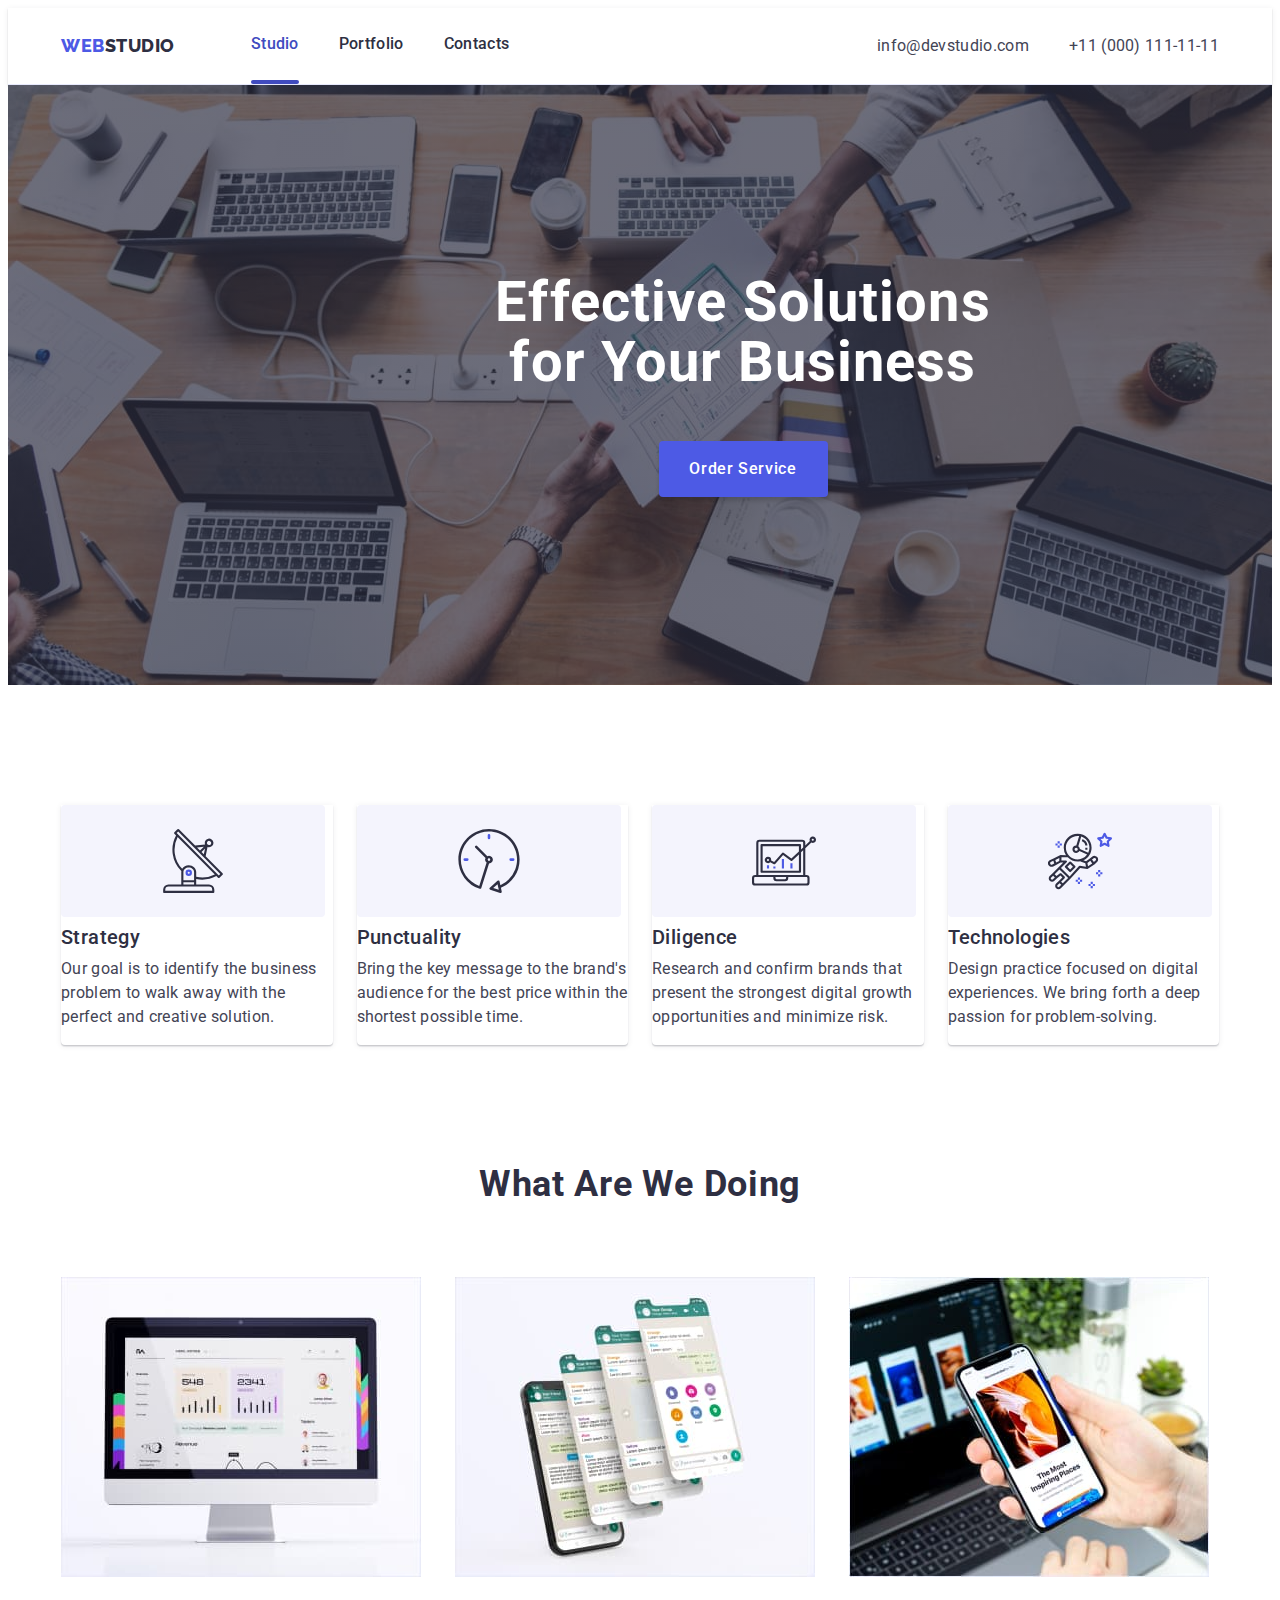
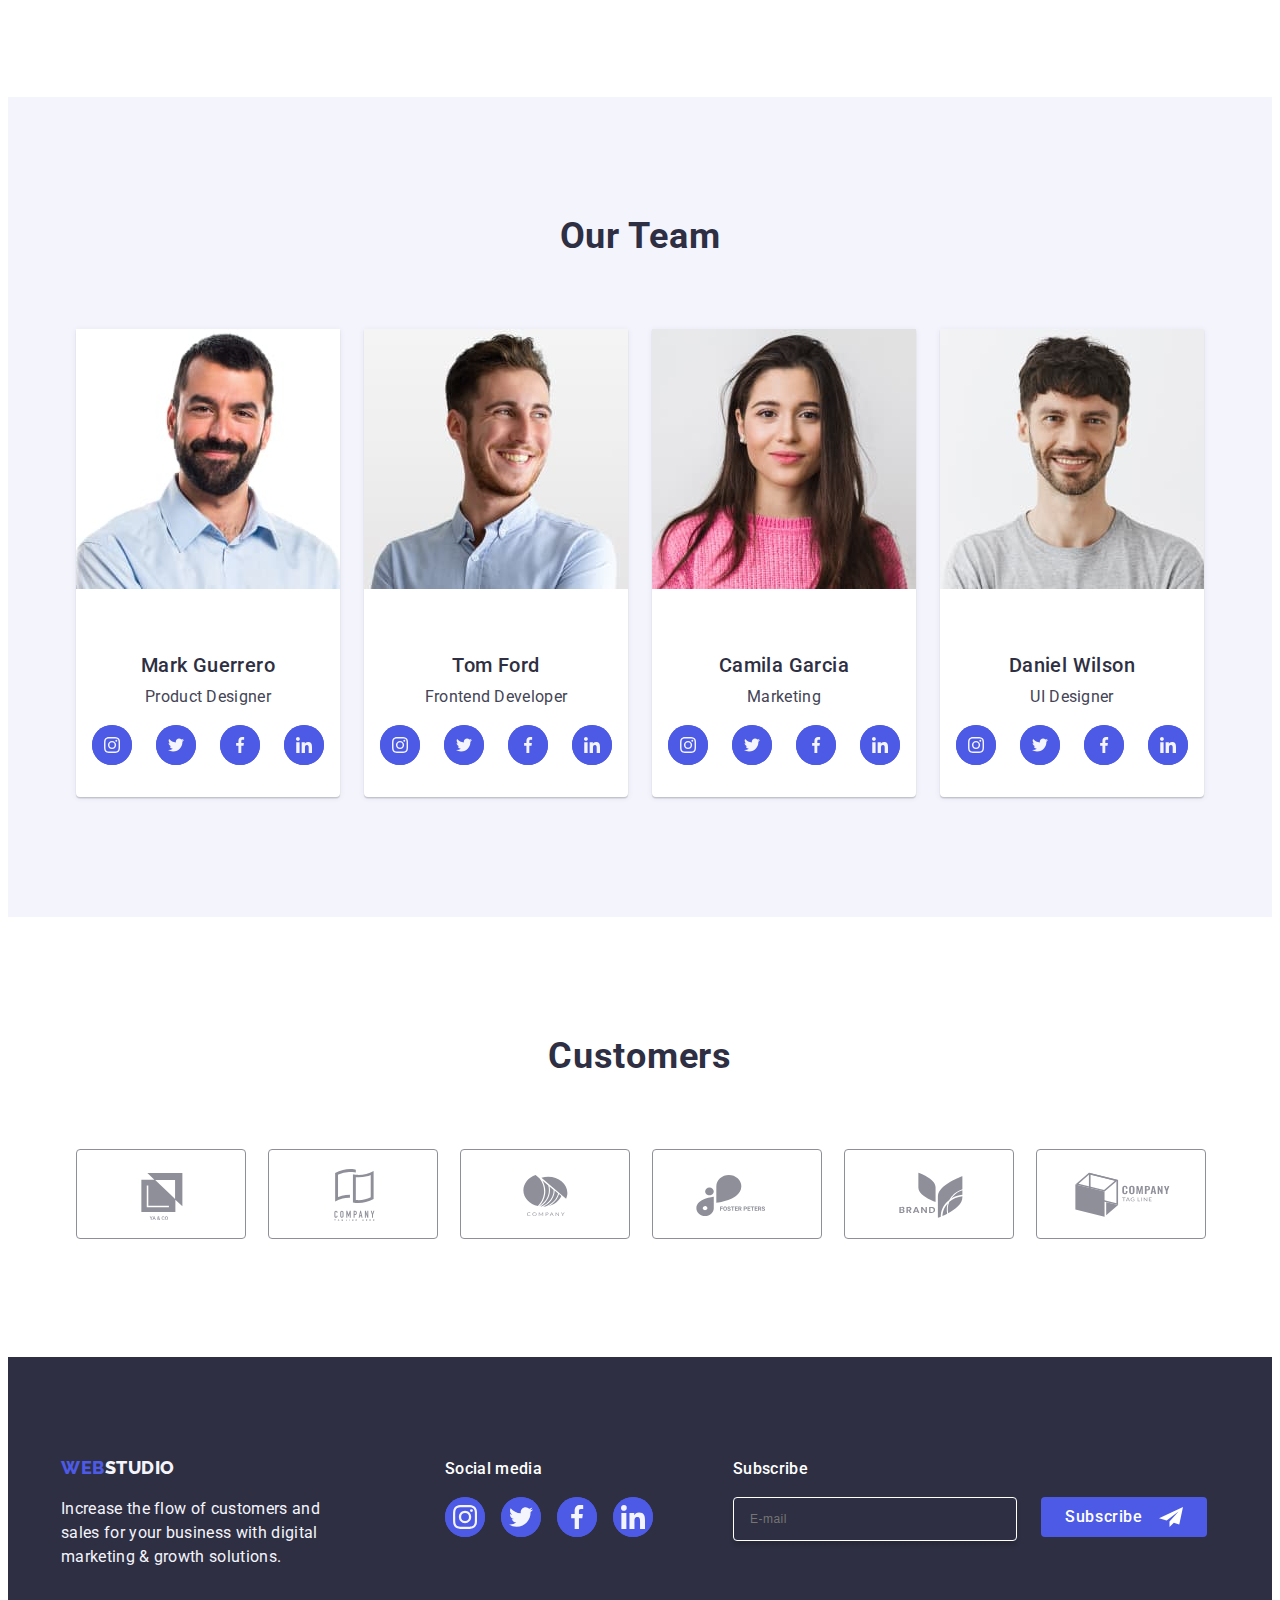
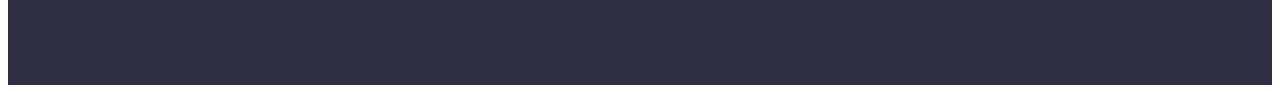
<file: index.html>
<!DOCTYPE html>
<html lang="en">
  <head>
    <meta charset="UTF-8" />
    <meta name="viewport" content="width=device-width, initial-scale=1.0" />
    <title>Web Studio</title>
    <link rel="preconnect" href="https://fonts.googleapis.com" />
    <link rel="preconnect" href="https://fonts.gstatic.com" crossorigin />
    <link
      href="https://fonts.googleapis.com/css2?family=Raleway:wght@800&family=Roboto:wght@400;500;700&display=swap"
      rel="stylesheet"
    />
    <link
      rel="stylesheet"
      href="https://cdnjs.cloudflare.com/ajax/libs/modern-normalize/2.0.0/modern-normalize.min.css"
      integrity="sha512-4xo8blKMVCiXpTaLzQSLSw3KFOVPWhm/TRtuPVc4WG6kUgjH6J03IBuG7JZPkcWMxJ5huwaBpOpnwYElP/m6wg=="
      crossorigin="anonymous"
      referrerpolicy="no-referrer"
    />

    <link rel="stylesheet" href="./css/styles.css" />
  </head>
  <body>
    <header class="header">
      <div class="header-container container">
        <nav class="header-nav">
          <a class="header-logo link" href="./index.html"
            >Web<span class="logo-studio">Studio</span>
          </a>
          <ul class="menu-list list">
            <li class="menu-item current">
              <a class="menu-link link activ" href="./index.html">Studio</a>
            </li>
            <li class="menu-item">
              <a class="menu-link link" href="./portfolio.html">Portfolio</a>
            </li>
            <li class="menu-item">
              <a class="menu-link link" href="">Contacts</a>
            </li>
          </ul>
        </nav>
        <address class="address">
          <ul class="address-list list">
            <li class="address-item">
              <a class="address-link link" href="mailto:info@devstudio.com">
                info@devstudio.com
              </a>
            </li>
            <li class="address-item">
              <a class="address-link link" href="tel:+110001111111">
                +11 (000) 111-11-11
              </a>
            </li>
          </ul>
        </address>
      </div>
    </header>
    <main>
      <!--HERO-->
      <section class="hero-cection">
        <div class="hero container">
          <h1 class="hero-title">Effective Solutions for Your Business</h1>
          <button class="button" type="button" data-modal-open>
            Order Service
          </button>
        </div>
      </section>
      <!--SECTION-1-->
      <section class="section-first">
        <div class="container container-section-first">
          <h2 class="visually-hidden">Our advantages</h2>
          <ul class="main-page-list list">
            <li class="list-item list-item-cection-first">
              <div class="icon-sect-first">
                <svg class="icon-title" width="64" height="64">
                  <use href="./images/icons.svg#icon-antenna"></use>
                </svg>
              </div>
              <h3 class="title title-section-first">Strategy</h3>
              <p class="description">
                Our goal is to identify the business problem to walk away with
                the perfect and creative solution.
              </p>
            </li>
            <li class="list-item list-item-cection-first">
              <div class="icon-sect-first">
                <svg class="icon-title" width="64" height="64">
                  <use href="./images/icons.svg#icon-clock"></use>
                </svg>
              </div>
              <h3 class="title title-section-first">Punctuality</h3>
              <p class="description">
                Bring the key message to the brand's audience for the best price
                within the shortest possible time.
              </p>
            </li>
            <li class="list-item list-item-cection-first">
              <div class="icon-sect-first">
                <svg class="icon-title" width="64" height="64">
                  <use href="./images/icons.svg#icon-diagram"></use>
                </svg>
              </div>
              <h3 class="title title-section-first">Diligence</h3>
              <p class="description">
                Research and confirm brands that present the strongest digital
                growth opportunities and minimize risk.
              </p>
            </li>
            <li class="list-item list-item-cection-first">
              <div class="icon-sect-first">
                <svg class="icon-title" width="64" height="64">
                  <use href="./images/icons.svg#icon-astronaut"></use>
                </svg>
              </div>
              <h3 class="title title-section-first">Technologies</h3>
              <p class="description">
                Design practice focused on digital experiences. We bring forth a
                deep passion for problem-solving.
              </p>
            </li>
          </ul>
        </div>
      </section>
      <!--SECTION-2-->
      <section class="section-second">
        <div class="container conteiner-section-second">
          <h2 class="title-section">What are we doing</h2>
          <ul class="main-page-list list">
            <li class="list-item-cect-second">
              <img class="list-icon" src="./images/coding.jpg" alt="Coding" />
            </li>
            <li class="list-item-cect-second">
              <img class="list-icon" src="./images/testing.jpg" alt="Testing" />
            </li>
            <li class="list-item-cect-second">
              <img class="list-icon" src="./images/design.jpg" alt="Design" />
            </li>
          </ul>
        </div>
      </section>
      <!--SECTION-3-->
      <section class="section-three">
        <div class="container conteiner-section-three">
          <h2 class="title-section title-section-three">Our Team</h2>
          <ul class="main-page-list list">
            <li class="list-item">
              <img
                class="list-icon-sect-3"
                src="./images/Mark.jpg"
                alt="Mark Guerrero"
              />
              <div class="data">
                <h3 class="title title-employees">Mark Guerrero</h3>
                <p class="description descr-employees">Product Designer</p>
                <ul class="list social-media-list">
                  <li class="social-media-title">
                    <a class="social-media-link" href="#">
                      <svg class="social-media-icon" width="16" height="16">
                        <use href="./images/icons.svg#icon-instagram"></use>
                      </svg>
                    </a>
                  </li>
                  <li class="social-media-title">
                    <a class="social-media-link" href="#">
                      <svg class="social-media-icon" width="16" height="16">
                        <use href="./images/icons.svg#icon-twitter"></use>
                      </svg>
                    </a>
                  </li>
                  <li class="social-media-title">
                    <a class="social-media-link" href="#">
                      <svg class="social-media-icon" width="16" height="16">
                        <use href="./images/icons.svg#icon-facebook"></use>
                      </svg>
                    </a>
                  </li>
                  <li class="social-media-title">
                    <a class="social-media-link" href="#">
                      <svg class="social-media-icon" width="16" height="16">
                        <use href="./images/icons.svg#icon-linkedin"></use>
                      </svg>
                    </a>
                  </li>
                </ul>
              </div>
            </li>
            <li class="list-item">
              <img
                class="list-icon-sect-3"
                src="./images/Tom.jpg"
                alt="Tom Ford"
              />
              <div class="data">
                <h3 class="title title-employees">Tom Ford</h3>
                <p class="description descr-employees">Frontend Developer</p>
                <ul class="list social-media-list">
                  <li class="social-media-title">
                    <a class="social-media-link" href="#">
                      <svg class="social-media-icon" width="16" height="16">
                        <use href="./images/icons.svg#icon-instagram"></use>
                      </svg>
                    </a>
                  </li>
                  <li class="social-media-title">
                    <a class="social-media-link" href="#">
                      <svg class="social-media-icon" width="16" height="16">
                        <use href="./images/icons.svg#icon-twitter"></use>
                      </svg>
                    </a>
                  </li>
                  <li class="social-media-title">
                    <a class="social-media-link" href="#">
                      <svg class="social-media-icon" width="16" height="16">
                        <use href="./images/icons.svg#icon-facebook"></use>
                      </svg>
                    </a>
                  </li>
                  <li class="social-media-title">
                    <a class="social-media-link" href="#">
                      <svg class="social-media-icon" width="16" height="16">
                        <use href="./images/icons.svg#icon-linkedin"></use>
                      </svg>
                    </a>
                  </li>
                </ul>
              </div>
            </li>
            <li class="list-item">
              <img
                class="list-icon-sect-3"
                src="./images/Camila.jpg"
                alt="Camila Garcia"
              />
              <div class="data">
                <h3 class="title title-employees">Camila Garcia</h3>
                <p class="description descr-employees">Marketing</p>

                <ul class="list social-media-list">
                  <li class="social-media-title">
                    <a class="social-media-link" href="#">
                      <svg class="social-media-icon" width="16" height="16">
                        <use href="./images/icons.svg#icon-instagram"></use>
                      </svg>
                    </a>
                  </li>
                  <li class="social-media-title">
                    <a class="social-media-link" href="#">
                      <svg class="social-media-icon" width="16" height="16">
                        <use href="./images/icons.svg#icon-twitter"></use>
                      </svg>
                    </a>
                  </li>
                  <li class="social-media-title">
                    <a class="social-media-link" href="#">
                      <svg class="social-media-icon" width="16" height="16">
                        <use href="./images/icons.svg#icon-facebook"></use>
                      </svg>
                    </a>
                  </li>
                  <li class="social-media-title">
                    <a class="social-media-link" href="#">
                      <svg class="social-media-icon" width="16" height="16">
                        <use href="./images/icons.svg#icon-linkedin"></use>
                      </svg>
                    </a>
                  </li>
                </ul>
              </div>
            </li>
            <li class="list-item">
              <img
                class="list-icon-sect-3"
                src="./images/Daniel.jpg"
                alt="Daniel Wilson"
              />
              <div class="data">
                <h3 class="title title-employees">Daniel Wilson</h3>
                <p class="description descr-employees">UI Designer</p>
                <ul class="list social-media-list">
                  <li class="social-media-title">
                    <a class="social-media-link" href="#">
                      <svg class="social-media-icon" width="16" height="16">
                        <use href="./images/icons.svg#icon-instagram"></use>
                      </svg>
                    </a>
                  </li>
                  <li class="social-media-title">
                    <a class="social-media-link" href="#">
                      <svg class="social-media-icon" width="16" height="16">
                        <use href="./images/icons.svg#icon-twitter"></use>
                      </svg>
                    </a>
                  </li>
                  <li class="social-media-title">
                    <a class="social-media-link" href="#">
                      <svg class="social-media-icon" width="16" height="16">
                        <use href="./images/icons.svg#icon-facebook"></use>
                      </svg>
                    </a>
                  </li>
                  <li class="social-media-title">
                    <a class="social-media-link" href="#">
                      <svg class="social-media-icon" width="16" height="16">
                        <use href="./images/icons.svg#icon-linkedin"></use>
                      </svg>
                    </a>
                  </li>
                </ul>
              </div>
            </li>
          </ul>
        </div>
      </section>
      <!--SECTION-4-->
      <section class="section-four">
        <div class="container customers">
          <h2 class="title-section">Customers</h2>
          <ul class="list customers-list">
            <li class="customers-title">
              <a class="customers-link" href="#">
                <svg class="customers-icons" width="104" height="56">
                  <use href="./images/icons.svg#icon-yaco"></use>
                </svg>
              </a>
            </li>
            <li class="customers-title">
              <a class="customers-link" href="#">
                <svg class="customers-icons" width="104" height="56">
                  <use href="./images/icons.svg#icon-companyyy"></use>
                </svg>
              </a>
            </li>
            <li class="customers-title">
              <a class="customers-link" href="#">
                <svg class="customers-icons" width="104" height="56">
                  <use href="./images/icons.svg#icon-company"></use>
                </svg>
              </a>
            </li>
            <li class="customers-title">
              <a class="customers-link" href="#">
                <svg class="customers-icons" width="104" height="56">
                  <use href="./images/icons.svg#icon-peters"></use>
                </svg>
              </a>
            </li>
            <li class="customers-title">
              <a class="customers-link" href="#">
                <svg class="customers-icons" width="104" height="56">
                  <use href="./images/icons.svg#icon-brand"></use>
                </svg>
              </a>
            </li>
            <li class="customers-title">
              <a class="customers-link" href="#">
                <svg class="customers-icons" width="104" height="56">
                  <use href="./images/icons.svg#icon-TagLine"></use>
                </svg>
              </a>
            </li>
          </ul>
        </div>
      </section>
    </main>
    <!--FOOTER-->
    <footer class="footer">
      <div class="container footer-cotainer">
        <div class="footer-left">
          <a class="logo-footer link" href="./index.html"
            >Web<span class="logo-footer-studio">Studio</span>
          </a>
          <p class="footer-description">
            Increase the flow of customers and sales for your business with
            digital marketing & growth solutions.
          </p>
        </div>
        <div class="footer-right">
          <p class="title-social-media">Social media</p>
          <ul class="list footer-social-media-list">
            <li class="footer-social-media-title">
              <a class="footer-social-media-link" href="#">
                <svg class="social-media-icon" width="24" height="24">
                  <use href="./images/icons.svg#icon-instagram"></use>
                </svg>
              </a>
            </li>
            <li class="footer-social-media-title">
              <a class="footer-social-media-link" href="#">
                <svg class="social-media-icon" width="24" height="24">
                  <use href="./images/icons.svg#icon-twitter"></use>
                </svg>
              </a>
            </li>
            <li class="footer-social-media-title">
              <a class="footer-social-media-link" href="#">
                <svg class="social-media-icon" width="24" height="24">
                  <use href="./images/icons.svg#icon-facebook"></use>
                </svg>
              </a>
            </li>
            <li class="footer-social-media-title">
              <a class="footer-social-media-link" href="#">
                <svg class="social-media-icon" width="24" height="24">
                  <use href="./images/icons.svg#icon-linkedin"></use>
                </svg>
              </a>
            </li>
          </ul>
        </div>
        <div class="footer-subscribe">
          <p class="footer-subscribe-title">Subscribe</p>
          <form
            class="footer-subscribe-form"
            name="footer_subscribe_form"
            autocomplete="on"
            novalidate
          >
            <label
              class="footer-subscribe-form-lable"
              for="footer-subscribe-input"
            >
              <input
                name="footer-subscribe-input"
                type="email"
                id="footer-subscribe-input"
                placeholder="E-mail"
                class="footer-subscribe-input"
              />
            </label>
            <button class="footer-subscribe-button" type="submit">
              Subscribe
              <svg class="subscribe-frame" width="24" height="24">
                <use href="./images/icons.svg#icon-Frame"></use>
              </svg>
            </button>
          </form>
        </div>
      </div>
    </footer>

    <!-- MODAL WINDOW-->
    <div class="backdrop is-hidden" data-modal>
      <div class="modal">
        <button class="modal-button" type="button" data-modal-close>
          <svg class="button-icon" width="8" height="8">
            <use href="./images/icons.svg#icon-close-black"></use>
          </svg>
        </button>
        <p class="modal-caption">
          Leave your contacts and we will call you back
        </p>
        <form
          class="modal-form"
          name="reviewse-form"
          autocomplete="on"
          novalidate
        >
          <div class="modal-form-label">
            <label class="modal-label" for="user-name">Name</label>
            <div class="modal-field">
              <input
                class="modal-input"
                type="text"
                name="user-name"
                id="user-name"
              />
              <svg class="modal-icon" width="18" height="24">
                <use href="./images/icons.svg#icon-person"></use>
              </svg>
            </div>
          </div>
          <div class="modal-form-label">
            <label class="modal-label" for="eviewse_user_phone">Phone</label>
            <div class="modal-field">
              <input
                class="modal-input"
                type="tel"
                name="reviewse_user_phone"
                id="eviewse_user_phone"
              />
              <svg class="modal-icon" width="18" height="24">
                <use href="./images/icons.svg#icon-phone"></use>
              </svg>
            </div>
          </div>
          <div class="modal-form-label">
            <label class="modal-label" for="eviewse_user_email">Email</label>
            <div class="modal-field">
              <input
                class="modal-input"
                type="email"
                name="reviewse_user_email"
                id="eviewse_user_email"
              />
              <svg class="modal-icon" width="18" height="24">
                <use href="./images/icons.svg#icon-email"></use>
              </svg>
            </div>
          </div>
          <div class="modal-comment">
            <label class="modal-label" for="user-comment"> Comment </label>
            <textarea
              class="modal-comment-field"
              name="user-comment"
              id="user-comment"
              rows="5"
              placeholder="Text input"
            ></textarea>
          </div>
          <div class="modal-checkbox-container">
            <input
              id="user-privacy"
              type="checkbox"
              value="true"
              name="user-privacy"
              class="modal-egreement-input visually-hidden"
            />
            <label class="modal-egreement" for="user-privacy">
              <span class="modal-checkbox">
                <svg class="modal-checkbox-icon" width="10" height="8">
                  <use href="./images/icons.svg#icon-Vector"></use>
                </svg>
              </span>
              I accept the terms and conditions of the
              <a
                class="modal-egreement-link"
                href=""
                target="_blank"
                rel="noopener noreferrer"
              >
                Privacy Policy
              </a>
            </label>
          </div>
          <button class="modal-button-send" type="button">Send</button>
        </form>
      </div>
    </div>
    <script src="./js/modal.js"></script>
  </body>
</html>
</file>
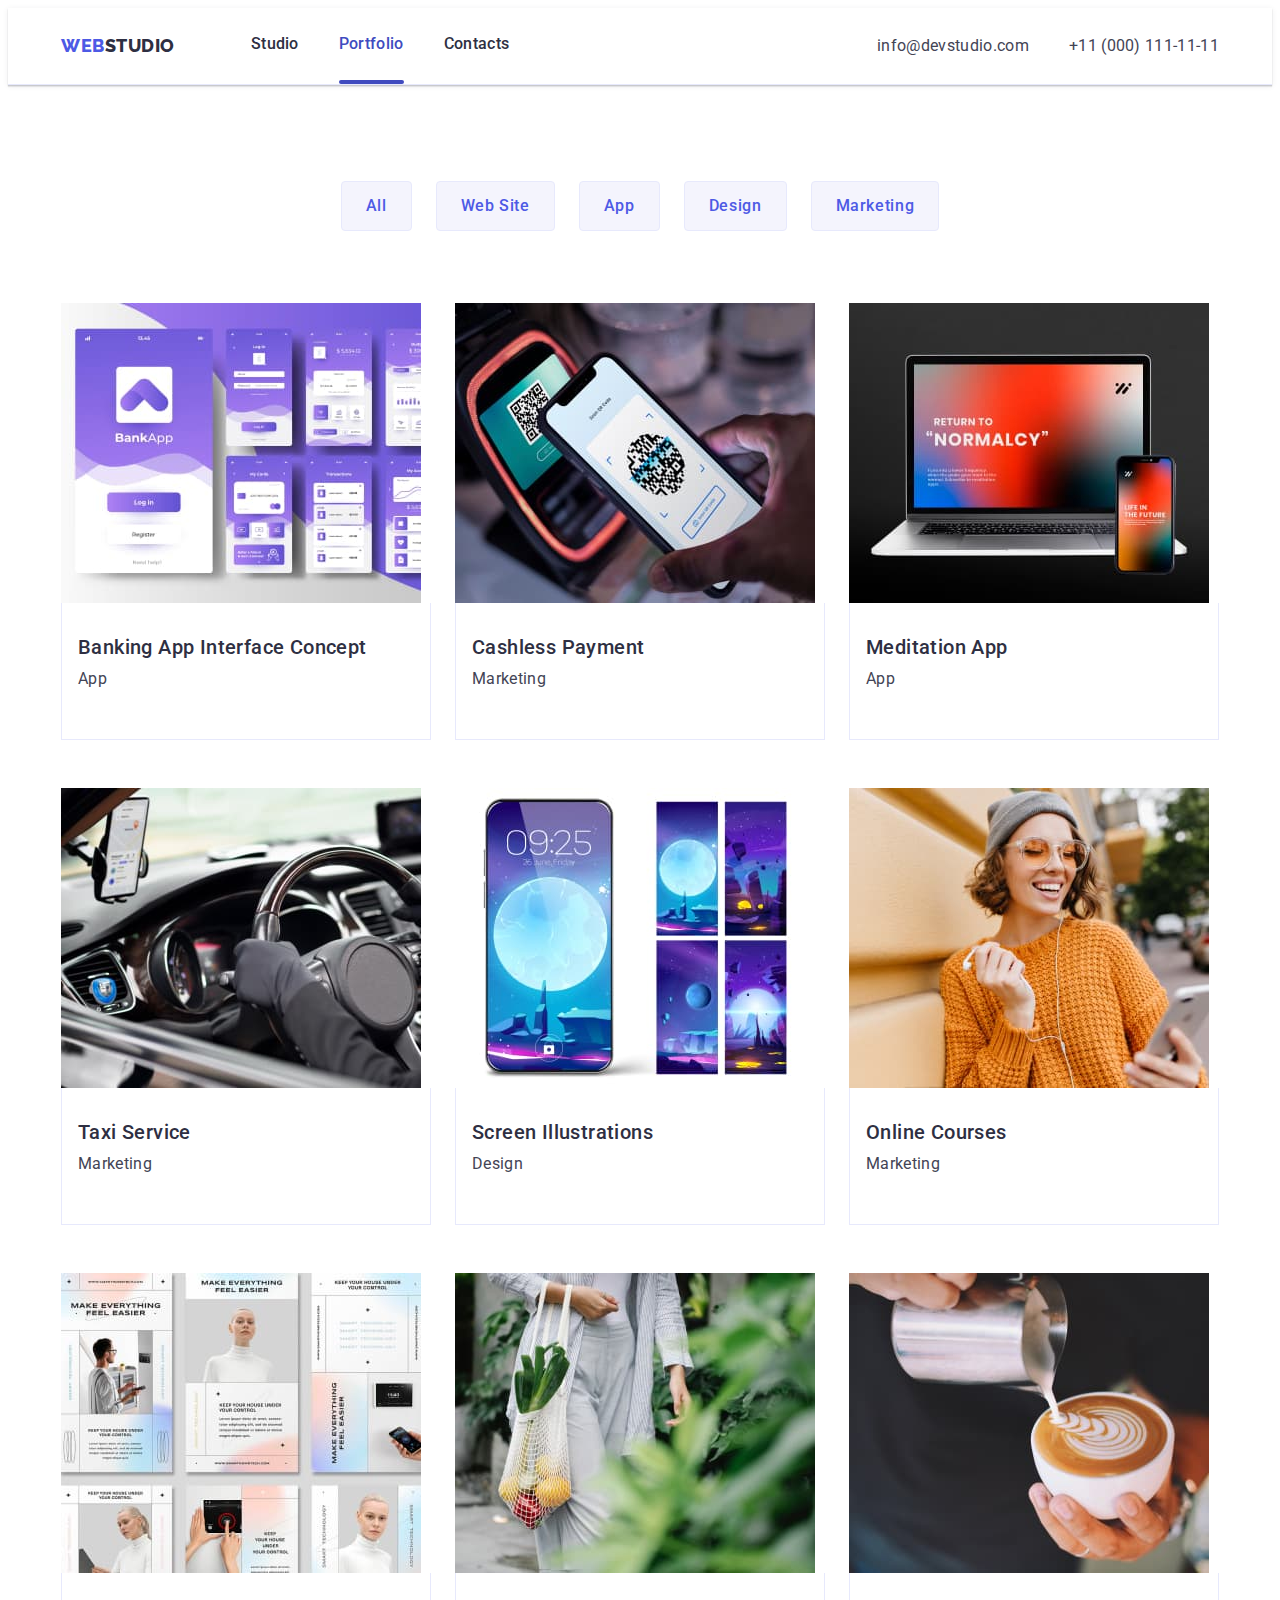
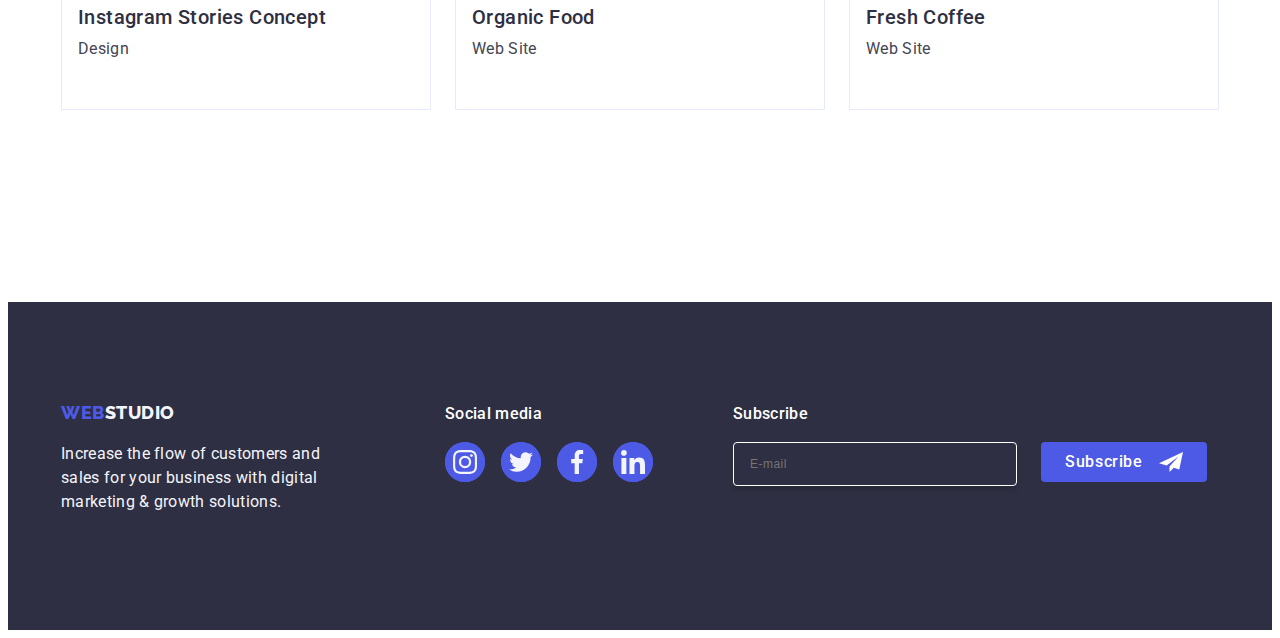
<file: portfolio.html>
<!DOCTYPE html>
<html lang="en">
  <head>
    <meta charset="UTF-8" />
    <meta name="viewport" content="width=device-width, initial-scale=1.0" />
    <title>WebStudio Portfolio</title>
    <link rel="preconnect" href="https://fonts.googleapis.com" />
    <link rel="preconnect" href="https://fonts.gstatic.com" crossorigin />
    <link
      href="https://fonts.googleapis.com/css2?family=Raleway:wght@800&family=Roboto:wght@400;500;700&display=swap"
      rel="stylesheet"
    />
    <link
      rel="stylesheet"
      href="https://cdnjs.cloudflare.com/ajax/libs/modern-normalize/2.0.0/modern-normalize.min.css"
      integrity="sha512-4xo8blKMVCiXpTaLzQSLSw3KFOVPWhm/TRtuPVc4WG6kUgjH6J03IBuG7JZPkcWMxJ5huwaBpOpnwYElP/m6wg=="
      crossorigin="anonymous"
      referrerpolicy="no-referrer"
    />

    <link rel="stylesheet" href="css/styles.css" />
  </head>
  <body>
    <header class="header">
      <div class="header-container container">
        <nav class="header-nav">
          <a class="header-logo link" href="./index.html"
            >Web<span class="logo-studio">Studio</span>
          </a>
          <ul class="menu-list list">
            <li class="menu-item">
              <a class="menu-link link" href="./index.html">Studio</a>
            </li>
            <li class="menu-item current">
              <a class="activ menu-link link" href="./portfolio.html"
                >Portfolio</a
              >
            </li>
            <li class="menu-item">
              <a class="menu-link link" href="">Contacts</a>
            </li>
          </ul>
        </nav>
        <address class="address">
          <ul class="address-list list">
            <li class="address-item">
              <a class="address-link link" href="mailto:info@devstudio.com">
                info@devstudio.com
              </a>
            </li>
            <li class="address-item">
              <a class="address-link link" href="tel:+110001111111">
                +11 (000) 111-11-11
              </a>
            </li>
          </ul>
        </address>
      </div>
    </header>
    <main class="main">
      <section class="section">
        <div class="container">
          <h1 class="visually-hidden">Our projects</h1>
          <ul class="btn-list list">
            <li class="btn-item">
              <button class="button-portfolio" type="button">All</button>
            </li>
            <li class="btn-item">
              <button class="button-portfolio" type="button">Web Site</button>
            </li>
            <li class="btn-item">
              <button class="button-portfolio" type="button">App</button>
            </li>
            <li class="btn-item">
              <button class="button-portfolio" type="button">Design</button>
            </li>
            <li class="btn-item">
              <button class="button-portfolio" type="button">Marketing</button>
            </li>
          </ul>
          <ul class="list list-portfolio">
            <li class="item-projects">
              <a class="link link-bestcellers" href="#">
                <div class="bestcellers-cashless-payment">
                  <img
                    src="./images/Banking.jpg"
                    alt="Banking App Interface Concept"
                    width="360"
                  />
                  <p class="overlay-text">
                    14 Stylish and User-Friendly App Design Concepts · Task
                    Manager App · Calorie Tracker App · Exotic Fruit Ecommerce
                    App · Cloud Storage App
                  </p>
                </div>
                <div class="icon-portfolio">
                  <h2 class="projects-title">Banking App Interface Concept</h2>
                  <p class="projects-descr">App</p>
                </div>
              </a>
            </li>
            <li class="item-projects">
              <a class="link link-bestcellers" href="#">
                <div class="bestcellers-cashless-payment">
                  <img
                    src="./images/payment.jpg"
                    alt="Cashless Payment"
                    width="360"
                  />
                  <p class="overlay-text">
                    14 Stylish and User-Friendly App Design Concepts · Task
                    Manager App · Calorie Tracker App · Exotic Fruit Ecommerce
                    App · Cloud Storage App
                  </p>
                </div>
                <div class="icon-portfolio">
                  <h2 class="projects-title">Cashless Payment</h2>
                  <p class="projects-descr">Marketing</p>
                </div>
              </a>
            </li>
            <li class="item-projects">
              <a class="link link-bestcellers" href="#">
                <div class="bestcellers-cashless-payment">
                  <img
                    src="./images/meditation.jpg"
                    alt="Meditaion App"
                    width="360"
                  />
                  <p class="overlay-text">
                    14 Stylish and User-Friendly App Design Concepts · Task
                    Manager App · Calorie Tracker App · Exotic Fruit Ecommerce
                    App · Cloud Storage App
                  </p>
                </div>
                <div class="icon-portfolio">
                  <h2 class="projects-title">Meditation App</h2>
                  <p class="projects-descr">App</p>
                </div>
              </a>
            </li>
            <li class="item-projects">
              <a class="link link-bestcellers" href="#">
                <div class="bestcellers-cashless-payment">
                  <img src="./images/taxi.jpg" alt="Taxi Service" width="360" />
                  <p class="overlay-text">
                    14 Stylish and User-Friendly App Design Concepts · Task
                    Manager App · Calorie Tracker App · Exotic Fruit Ecommerce
                    App · Cloud Storage App
                  </p>
                </div>
                <div class="icon-portfolio">
                  <h2 class="projects-title">Taxi Service</h2>
                  <p class="projects-descr">Marketing</p>
                </div>
              </a>
            </li>
            <li class="item-projects">
              <a class="link link-bestcellers" href="#">
                <div class="bestcellers-cashless-payment">
                  <img
                    src="./images/screen.jpg"
                    alt="Screen Illustrations"
                    width="360"
                  />
                  <p class="overlay-text">
                    14 Stylish and User-Friendly App Design Concepts · Task
                    Manager App · Calorie Tracker App · Exotic Fruit Ecommerce
                    App · Cloud Storage App
                  </p>
                </div>
                <div class="icon-portfolio">
                  <h2 class="projects-title">Screen Illustrations</h2>
                  <p class="projects-descr">Design</p>
                </div>
              </a>
            </li>
            <li class="item-projects">
              <a class="link link-bestcellers" href="#">
                <div class="bestcellers-cashless-payment">
                  <img
                    src="./images/coursers.jpg"
                    alt="Online Courses"
                    width="360"
                  />
                  <p class="overlay-text">
                    14 Stylish and User-Friendly App Design Concepts · Task
                    Manager App · Calorie Tracker App · Exotic Fruit Ecommerce
                    App · Cloud Storage App
                  </p>
                </div>
                <div class="icon-portfolio">
                  <h2 class="projects-title">Online Courses</h2>
                  <p class="projects-descr">Marketing</p>
                </div>
              </a>
            </li>
            <li class="item-projects">
              <a class="link link-bestcellers" href="#">
                <div class="bestcellers-cashless-payment">
                  <img
                    src="./images/insegram.jpg"
                    alt="Instagram Stories Concept"
                    width="360"
                  />
                  <p class="overlay-text">
                    14 Stylish and User-Friendly App Design Concepts · Task
                    Manager App · Calorie Tracker App · Exotic Fruit Ecommerce
                    App · Cloud Storage App
                  </p>
                </div>
                <div class="icon-portfolio">
                  <h2 class="projects-title">Instagram Stories Concept</h2>
                  <p class="projects-descr">Design</p>
                </div>
              </a>
            </li>
            <li class="item-projects">
              <a class="link link-bestcellers" href="#">
                <div class="bestcellers-cashless-payment">
                  <img
                    class="img-portfolio"
                    src="./images/food.jpg"
                    alt="Organic Food"
                    width="360"
                  />
                  <p class="overlay-text">
                    14 Stylish and User-Friendly App Design Concepts · Task
                    Manager App · Calorie Tracker App · Exotic Fruit Ecommerce
                    App · Cloud Storage App
                  </p>
                </div>
                <div class="icon-portfolio">
                  <h2 class="projects-title">Organic Food</h2>
                  <p class="projects-descr">Web Site</p>
                </div>
              </a>
            </li>
            <li class="item-projects">
              <a class="link link-bestcellers" href="#">
                <div class="bestcellers-cashless-payment">
                  <img
                    src="./images/coffee.jpg"
                    alt="Fresh Coffee"
                    width="360"
                  />
                  <p class="overlay-text">
                    14 Stylish and User-Friendly App Design Concepts · Task
                    Manager App · Calorie Tracker App · Exotic Fruit Ecommerce
                    App · Cloud Storage App
                  </p>
                </div>
                <div class="icon-portfolio">
                  <h2 class="projects-title">Fresh Coffee</h2>
                  <p class="projects-descr">Web Site</p>
                </div>
              </a>
            </li>
          </ul>
        </div>
      </section>
    </main>
    <footer class="footer">
      <div class="container footer-cotainer">
        <div class="footer-left">
          <a class="logo-footer link" href="./index.html"
            >Web<span class="logo-footer-studio">Studio</span>
          </a>
          <p class="footer-description">
            Increase the flow of customers and sales for your business with
            digital marketing & growth solutions.
          </p>
        </div>
        <div class="footer-right">
          <p class="title-social-media">Social media</p>
          <ul class="list footer-social-media-list">
            <li class="footer-social-media-title">
              <a class="footer-social-media-link" href="#">
                <svg class="social-media-icon" width="24" height="24">
                  <use href="./images/icons.svg#icon-instagram"></use>
                </svg>
              </a>
            </li>
            <li class="footer-social-media-title">
              <a class="footer-social-media-link" href="#">
                <svg class="social-media-icon" width="24" height="24">
                  <use href="./images/icons.svg#icon-twitter"></use>
                </svg>
              </a>
            </li>
            <li class="footer-social-media-title">
              <a class="footer-social-media-link" href="#">
                <svg class="social-media-icon" width="24" height="24">
                  <use href="./images/icons.svg#icon-facebook"></use>
                </svg>
              </a>
            </li>
            <li class="footer-social-media-title">
              <a class="footer-social-media-link" href="#">
                <svg class="social-media-icon" width="24" height="24">
                  <use href="./images/icons.svg#icon-linkedin"></use>
                </svg>
              </a>
            </li>
          </ul>
        </div>
        <div class="footer-subscribe">
          <p class="footer-subscribe-title">Subscribe</p>
          <form
            class="footer-subscribe-form"
            name="footer_subscribe_form"
            autocomplete="on"
            novalidate
          >
            <label
              class="footer-subscribe-form-lable"
              for="footer-subscribe-input"
            >
              <input
                name="footer-subscribe-input"
                type="email"
                id="footer-subscribe-input"
                placeholder="E-mail"
                class="footer-subscribe-input"
              />
            </label>
            <button class="footer-subscribe-button" type="submit">
              Subscribe
              <svg class="subscribe-frame" width="24" height="24">
                <use href="./images/icons.svg#icon-Frame"></use>
              </svg>
            </button>
          </form>
        </div>
      </div>
    </footer>
  </body>
</html>
</file>
<file: css/styles.css>
body {
  font-family: "Roboto", sans-serif;
  background-color: var(--WHITE);
  color: #434455;
}

:root {
  --NAVY-BLUE: #2e2f42;
  --IRIS: #4d5ae5;
  --OCEAN: #404bbf;
  --WHITE: #fff;
  --CLOUD: #f4f4fd;
  --SLATE: #434455;
  --DAIRY: #fcfcfc;
  --LIGHT-SLATE: #8e8f99;
}

h1,
h2,
h3,
p {
  margin-top: 0;
}

ul,
ol {
  margin: 0;
  padding: 0;
}

img {
  display: block;
}

.link {
  text-decoration: none;
}

.list {
  list-style: none;
}

.visually-hidden {
  position: absolute;
  width: 1px;
  height: 1px;
  margin: -1px;
  border: 0;
  padding: 0;

  white-space: nowrap;
  clip-path: inset(100%);
  clip: rect(0 0 0 0);
  overflow: hidden;
}

.container {
  width: 1158px;
  margin-left: auto;
  margin-right: auto;
  padding-left: 15px;
  padding-right: 15px;
}

/*================HEADER=================*/
.header {
  border-bottom: 1px solid #e7e9fc;
  box-shadow: 0px 2px 1px rgba(46, 47, 66, 0.08),
    0px 1px 1px rgba(46, 47, 66, 0.16), 0px 1px 6px rgba(46, 47, 66, 0.08);
}

.header-container {
  display: flex;
  align-items: center;
  justify-content: space-between;
}

.header-nav {
  display: flex;
  align-items: center;
}

.header-logo {
  color: var(--IRIS);
  font-family: Raleway, sans-serif;
  font-size: 18px;
  font-style: normal;
  font-weight: 800;
  line-height: 1.17;
  letter-spacing: 0.03em;
  text-transform: uppercase;

  display: inline-flex;
  align-items: center;
  flex-shrink: 0;
  margin-right: 76px;
  transition: color 250ms cubic-bezier(0.4, 0, 0.2, 1);
}

.logo-studio {
  color: var(--NAVY-BLUE);
}

.activ::after {
  content: "";
  position: absolute;
  left: 0;
  bottom: -1px;
  height: 4px;
  background-color: #404bbf;
  border-radius: 2px;
}

.menu-link-portfolio::after {
  content: "";

  position: absolute;
  left: 0;
  bottom: -1px;
  height: 4px;
  background-color: #404bbf;
  border-radius: 2px;
}

.menu-list {
  display: flex;
  gap: 40px;
}

.menu-link {
  color: var(--NAVY-BLUE);
  font-size: 16px;
  font-style: normal;
  font-weight: 500;
  line-height: 1.5;
  letter-spacing: 0.02em;
  display: block;
  padding: 24px 0;
  transition: color 250ms cubic-bezier (0.4, 0, 0.2, 1),
    background-color 250ms cubic-bezier (0.4, 0, 0.2, 1),
    box-shadow 250ms cubic-bezier (0.4, 0, 0.2, 1);
}

.menu-link:hover,
.menu-link:focus {
  color: #404bbf;
}

.menu-item.current::after {
  content: "";

  display: block;
  width: 100%;
  height: 4px;
  border-radius: 2px;
  background: var(--OCEAN);
}

.address-link:hover,
.address-link:focus {
  color: #404bbf;
}

.menu-link-portfolio {
  color: #404bbf;
}
.activ {
  position: relative;
  color: #404bbf;
  transition: color 250ms cubic-bezier(0.4, 0, 0.2, 1);
}
.address {
  font-style: normal;
}
.address-list {
  display: flex;
  gap: 40px;
}

.address-link {
  color: var(--SLATE);
  font-family: Roboto, sans-serif;
  font-size: 16px;
  font-style: normal;
  font-weight: 400;
  line-height: 1.5;
  letter-spacing: 0.02em;
  transition: color 250ms cubic-bezier(0.4, 0, 0.2, 1);
}

/*================/HEADER=================*/

/*================HERO=================*/

.hero-cection {
  background: var(--NAVY-BLUE);
  padding: 188px 0;
  background-image: linear-gradient(
      rgba(46, 47, 66, 0.7),
      rgba(46, 47, 66, 0.7)
    ),
    url(../images/hero/people-office.jpg);
  max-width: 1440px;
  background-repeat: no-repeat;
  background-position: center;
  background-size: cover;
  margin: 0 auto;
}

.hero {
  width: 1440px;
}

.hero-title {
  color: var(--WHITE);
  text-align: center;
  font-size: 56px;
  font-style: normal;
  font-weight: 700;
  line-height: 1.07;
  letter-spacing: 0.02em;

  max-width: 496px;
  margin-bottom: 48px;
  margin-left: 472px;
}

.hero-title:focus,
.hero-title:hover {
  color: #404bbf;
}

.button {
  font-family: Roboto, sans-serif;
  background-color: var(--IRIS);
  color: #ffffff;
  text-align: center;
  font-size: 16px;
  font-weight: 500;
  line-height: 1.5;
  letter-spacing: 0.64px;
  cursor: pointer;

  min-width: 169px;
  min-height: 56px;
  border-radius: 4px;
  border: none;
  padding: 12px 25px;
  box-shadow: 0px 4px 4px 0px rgba(0, 0, 0, 0.15);

  display: block;
  align-items: center;
  margin: auto;

  transition: background-color 250ms cubic-bezier(0.4, 0, 0.2, 1);
}

.button:hover,
.button:focus {
  background: #404bbf;
}
/*================/HERO=================*/

/*================SECTION-1=================*/
.section-first {
  padding: 120px 0;
  margin-bottom: 0px;
}

.container-section-first {
  display: flex;
  align-items: center;
  justify-content: center;
}

.icon-sect-first {
  display: flex;
  align-items: center;
  justify-content: center;
  width: 264px;
  height: 112px;
  border-radius: 4px;
  background: var(--CLOUD);
  margin-bottom: 8px;
}

.icon-title {
  flex-shrink: 0;
  margin-top: 24px;
  margin-left: 100px;
  margin-right: 100px;
  margin-bottom: 24px;
}

.main-page-list {
  display: flex;
  justify-content: center;
  gap: 24px;
}

.list-item-cection-first {
  flex-basis: calc((100% - 3 * 24px) / 4);
}

.title-section-first {
  margin-bottom: 8px;
}

.title {
  color: var(--NAVY-BLUE);
  font-size: 20px;
  font-style: normal;
  font-weight: 500;
  line-height: 1.2;
  letter-spacing: 0.02em;
}

.description {
  color: var(--SLATE);
  font-size: 16px;
  font-style: normal;
  font-weight: 400;
  line-height: 1.5;
  letter-spacing: 0.02em;
}

/*================/SECTION-1=================*/

/*================SECTION-2=================*/

.section-second {
  padding-bottom: 120px;
}
.list-item-cect-second {
  flex-basis: calc((100% - 48px) / 3);
}

.title-section {
  color: var(--NAVY-BLUE);
  text-align: center;
  font-size: 36px;
  font-style: normal;
  font-weight: 700;
  line-height: 1.11;
  letter-spacing: 0.02em;
  text-transform: capitalize;
  margin-bottom: 72px;
}

/*================/SECTION-2=================*/

/*================SECTION-3=================*/

.section-three {
  background-color: #f4f4fd;
  padding: 120px 0;
}

.title-section-three {
  margin-bottom: 72px;
}

.list-item {
  background-color: #ffffff;
  border-radius: 0px 0px 4px 4px;
  box-shadow: 0px 2px 1px 0px rgba(46, 47, 66, 0.08),
    0px 1px 1px 0px rgba(46, 47, 66, 0.16),
    0px 1px 6px 0px rgba(46, 47, 66, 0.08);
}

.data {
  padding: 32px 0;
}

.title-employees {
  text-align: center;
  margin-top: 32px;
  margin-bottom: 8px;
}

.descr-employees {
  text-align: center;
}

.social-media-list {
  display: flex;
  justify-content: center;
  text-align: center;
  gap: 24px;
}

.social-media-title {
  width: 40px;
  height: 40px;
  border-radius: 50%;
  background-color: #4d5ae5;
}

.social-media-link {
  width: 100%;
  height: 100%;
  background-color: var(--IRIS);
  border-radius: 50%;
  display: flex;
  align-items: center;
  justify-content: center;
  transition: background-color 250ms cubic-bezier(0.4, 0, 0.2, 1);
}

.social-media-link:hover,
.social-media-link:focus {
  background-color: #404bbf;
}

.social-media-icon {
  fill: var(--CLOUD);
  flex-shrink: 0;
}

/*================/SECTION-3=================*/

/*================SECTION-4=================*/

.section-four {
  padding-top: 120px;
  padding-bottom: 120px;
}

.customers {
  width: 1128px;
  height: 200px;
  text-align: center;
  margin: auto;
}

.customers-list {
  display: flex;
  gap: 24px;
}

.customers-icons {
  fill: currentColor;
  flex-shrink: 0;
}

.customers-title {
  height: 88px;
  width: calc((100% - 120px) / 6);
}

.customers-link {
  width: 100%;
  height: 100%;
  border: 1px solid #8e8f99;
  border-radius: 4px;
  display: flex;
  align-items: center;
  justify-content: center;
  color: var(--LIGHT-SLATE);
  transition: border-color 250ms cubic-bezier(0.4, 0, 0.2, 1),
    color 250ms cubic-bezier(0.4, 0, 0.2, 1);
}
.customers-link:hover,
.customers-link:focus {
  border-color: #404bbf;
  color: #404bbf;
}

/*================/SECTION-4=================*/

/*================FOOTER=================*/
.footer {
  background: var(--NAVY-BLUE);
  padding: 100px 0;
}

.footer-cotainer {
  display: flex;
  align-items: baseline;
}

.footer-left {
  margin-right: 120px;
}

.logo-footer {
  color: var(--IRIS);
  font-family: Raleway, sans-serif;
  font-size: 18px;
  font-style: normal;
  font-weight: 800;
  line-height: 1.17;
  letter-spacing: 0.03em;
  text-transform: uppercase;

  display: inline-block;
  height: 24px;
  align-items: center;
  flex-shrink: 0;
  margin-bottom: 16px;
}

.logo-footer-studio {
  color: var(--CLOUD);
}

.footer-description {
  color: var(--CLOUD);
  font-size: 16px;
  font-style: normal;
  font-weight: 400;
  line-height: 1.5;
  letter-spacing: 0.02em;
  width: 264px;
}

.footer-right {
}

.footer-social-media-list {
  display: flex;
  gap: 16px;
  justify-content: center;
  text-align: center;
}

.footer-social-media-title {
  width: 40px;
  height: 40px;
  border-radius: 50%;
  background-color: #4d5ae5;
}

.footer-social-media-link {
  width: 100%;
  height: 100%;
  background-color: var(--IRIS);
  border-radius: 50%;
  display: flex;
  align-items: center;
  justify-content: center;
  transition: background-color 250ms cubic-bezier(0.4, 0, 0.2, 1);
}

.footer-social-media-link:hover,
.footer-social-media-link:focus {
  background-color: #31d0aa;
}

.title-social-media {
  color: var(--WHITE);
  font-family: Roboto;
  font-size: 16px;
  font-style: normal;
  font-weight: 500;
  line-height: 1.5;
  letter-spacing: 0.02em;
  margin-bottom: 16px;
}

.footer-right .social-media-list {
  margin-left: 0;
}

.footer-subscribe {
  margin-left: 80px;
}

.footer-subscribe-form {
  display: flex;
  gap: 24px;
}

.footer-subscribe-title {
  color: var(--WHITE);
  font-size: 16px;
  font-style: normal;
  font-weight: 500;
  line-height: 1.5;
  letter-spacing: 0.32px;
  width: 75px;
}

.footer-subscribe-form-lable {
  display: inline-flex;
}

.footer-subscribe-input {
  width: 264px;
  height: 40px;
  border-radius: 4px;
  border: 1px solid var(--WHITE);
  box-shadow: 0px 4px 4px 0px rgba(0, 0, 0, 0.15);

  color: var(--WHITE);
  font-size: 12px;
  font-weight: 400;
  line-height: 1.5;
  letter-spacing: 0.04em;
  background-color: transparent;
  padding-left: 16px;
}

.footer-subscribe-button {
  display: inline-flex;
  justify-content: center;
  align-items: center;

  font-family: "Roboto", sans-serif;
  font-size: 16px;
  font-weight: 500;
  line-height: 1.5;
  letter-spacing: 0.04em;

  color: #ffffff;
  cursor: pointer;
  background-color: #4d5ae5;

  border-radius: 4px;

  min-width: 165px;
  height: 40px;
  border: none;
  padding: 8px 24px;
}

.subscribe-frame {
  margin-left: 16px;
  fill: var(--WHITE);
}

/*================/FOOTER=================*/

/*================PORTFOLIO=================*/
.section {
  padding-top: 96px;
  padding-bottom: 120px;
}

.list-portfolio {
  display: flex;
  flex-wrap: wrap;
  column-gap: 24px;
  row-gap: 48px;
  justify-content: center;
  margin-bottom: 72px;
}

.button-portfolio {
  color: #4d5ae5;
  background-color: (--CLOUD);
  font-family: "Roboto", sans-serif;
  font-weight: 500;
  font-size: 16px;
  line-height: 1.5;
  letter-spacing: 0.04em;
  background-color: #f4f4fd;
  cursor: pointer;

  border-radius: 4px;
  padding: 12px 24px;
  border: 1px solid #e7e9fc;

  transition: color 250ms cubic-bezier(0.4, 0, 0.2, 1),
    background-color 250ms cubic-bezier(0.4, 0, 0.2, 1),
    border-color 250ms cubic-bezier(0.4, 0, 0.2, 1),
    box-shadow 250ms cubic-bezier(0.4, 0, 0.2, 1);
}

.btn-list {
  display: flex;
  gap: 24px;
  margin-bottom: 72px;
  justify-content: center;
}

.button-portfolio:hover,
.button-portfolio:focus {
  color: #ffffff;
  background-color: #404bbf;
  border: 1px solid transparent;
  box-shadow: 0px 3px 1px rgba(0, 0, 0, 0.1), 0px 2px 1px rgba(0, 0, 0, 0.08),
    0px 2px 2px rgba(0, 0, 0, 0.12);
}

.item-projects {
  width: calc((100% - 48px) / 3);
  transition: box-shadow 250ms cubic-bezier(0.4, 0, 0.2, 1);
}

.item-projects :hover,
.item-projects :focus {
  box-shadow: 0px 2px 1px 0px rgba(46, 47, 66, 0.08),
    0px 1px 1px 0px rgba(46, 47, 66, 0.16),
    0px 1px 6px 0px rgba(46, 47, 66, 0.08);
}

.icon-portfolio {
  padding: 32px 16px;
  border: 1px solid #e7e9fc;
  border-top: none;
}

.projects-title {
  color: var(--NAVY-BLUE);
  font-size: 20px;
  font-style: normal;
  font-weight: 500;
  line-height: 1.2;
  letter-spacing: 0.02em;
  margin-bottom: 8px;
}

.projects-descr {
  color: var(--SLATE);
  font-size: 16px;
  font-style: normal;
  font-weight: 400;
  line-height: 1.5;
  letter-spacing: 0.32px;
}

.link-bestcellers {
  display: block;
  transition: box-shadow 250ms cubic-bezier(0.4, 0, 0.2, 1);
}

/*================OVERLAY=================*/

.bestcellers-cashless-payment {
  position: relative;
  overflow: hidden;
}

.overlay-text {
  position: absolute;
  top: 0;
  left: 0;
  transform: translateY(100%);
  display: flex;
  align-items: center;
  justify-content: center;
  width: 100%;
  padding: 40px 32px;
  background: #4d5ae5;
  height: 100%;
  font-size: 16px;
  line-height: 1.5;
  letter-spacing: 0.02em;
  color: var(--CLOUD);
  transition: transform 250ms cubic-bezier(0.4, 0, 0.2, 1);
}
.link-bestcellers:hover .overlay-text,
.link-bestcellers:focus .overlay-text {
  transform: translateY(0%);
}
/*================/PORTFOLIO=================*/

/*================MODAL WINDOW=================*/
.backdrop {
  position: fixed;
  top: 0px;
  left: 0px;
  width: 100%;
  height: 100%;
  background-color: var(--NAVY-BLUE-modal, rgba(46, 47, 66, 0.4));
  backdrop-filter: blur (2px);

  transition: opacity 250ms cubic-bezier(0.4, 0, 0.2, 1),
    visibility 250ms cubic-bezier(0.4, 0, 0.2, 1);
  transition-delay: 300ms;
}

.backdrop.is-hidden {
  opacity: 0;
  visibility: hidden;
  pointer-events: none;
  transition-delay: 0;
  transition: opacity 250ms cubic-bezier(0.4, 0, 0.2, 1),
    visibility 250ms cubic-bezier(0.4, 0, 0.2, 1);
}

.modal {
  position: absolute;
  top: 50%;
  left: 50%;
  width: 408px;
  padding: 72px 24px 24px 24px;

  min-height: 584px;
  background: #fcfcfc;
  z-index: var (index modal);
  transform: translate(-50%, -50%) scale(1);

  border-radius: 4px;
  box-shadow: 0px 2px 1px 0px rgba(0, 0, 0, 0.2),
    0px 1px 3px 0px rgba(0, 0, 0, 0.12), 0px 1px 1px 0px rgba(0, 0, 0, 0.14);

  transform: translateX(-50%) translateY(-50%) scale(1);

  opacity: 1;
  transition: transform 250ms cubic-bezier(0.4, 0, 0.2, 1);
}

.backdrop.is-hidden .modal {
  opacity: 0;
  transform: translateX(-50%) translateY(-70%) scale(0.6);
  transition-delay: 0;
}

.modal-button {
  display: flex;
  align-items: center;
  justify-content: center;

  position: absolute;
  border-radius: 50%;

  top: 24px;
  right: 24px;
  padding: 0;
  background-color: #e7e9fc;
  border: 1px solid rgba(0, 0, 0, 0.1);
  cursor: pointer;

  width: 24px;
  height: 24px;

  transition: background-color 250ms cubic-bezier(0.4, 0, 0.2, 1),
    border 250ms cubic-bezier(0.4, 0, 0.2, 1);
}

.modal-button:hover,
.modal-button:focus {
  background-color: #404bbf;
  color: #404bbf;
  fill: #ffffff;
  border: none;
}

.button-icon {
  padding: 0;
  transition: fill 250ms cubic-bezier(0.4, 0, 0.2, 1);
}

.modal-caption {
  display: block;
  text-align: center;
  color: var(--NAVY-BLUE);
  font-size: 16px;
  font-style: normal;
  font-weight: 500;
  line-height: 1.5;
  letter-spacing: 0.02em;
  width: 360px;
  margin-bottom: 16px;
}

.modal-form {
  width: 360px;
}

.modal-form-label {
  margin-bottom: 8px;
}

.modal-label {
  display: block;
  font-size: 12px;
  line-height: 1.17;
  letter-spacing: 0.48px;
  color: var(--LIGHT-SLATE);
  margin-bottom: 4px;
}

.modal-field {
  margin-bottom: 8px;
  position: relative;
}

.modal-input {
  width: 100%;
  height: 40px;

  border-radius: 4px;
  border: 1px solid rgba(46, 47, 66, 0.4);
  outline: none;
  background-color: transparent;
  padding-left: 38px;

  outline: transparent;
  transition: border-color 250ms cubic-bezier(0.4, 0, 0.2, 1);
}

.modal-input:focus {
  border-color: var(--IRIS);
}

.modal-icon {
  position: absolute;
  top: 50%;
  left: 16px;
  transform: translateY(-50%) translateX(16px);
  fill: var(--NAVY-BLUE);
  stroke: #2e2f42;
  transition: fill 250ms cubic-bezier(0.4, 0, 0.2, 1);
}

.modal-input:focus + .modal-icon {
  fill: var(--IRIS);
}

.modal-comment {
  margin-bottom: 16px;
}

.modal-comment-field {
  display: block;
  width: 100%;
  height: 120px;
  padding: 8px 16px;
  border-radius: 4px;
  border: 1px solid rgba(46, 47, 66, 0.4);

  color: rgba(46, 47, 66, 0.4);
  background-color: transparent;
  font-size: 12px;
  line-height: 1.17;
  letter-spacing: 0.48px;
  resize: none;
  outline: transparent;
  transition: border-color 250ms cubic-bezier(0.4, 0, 0.2, 1);
}

.modal-comment-field:focus {
  border-color: var(--IRIS);
  transition: 250ms cubic-bezier(0.4, 0, 0.2, 1);
}

.modal-checkbox-container {
  margin-bottom: 24px;
}

.modal-egreement {
  display: block;
  align-items: center;
  width: 100%;
  height: 16px;

  color: var(--LIGHT-SLATE);
  font-size: 12px;
  line-height: 1.17;
  letter-spacing: 0.04em;
  cursor: pointer;
}

.modal-egreement-link {
  color: var(--IRIS);
}

.modal-checkbox {
  width: 16px;
  height: 16px;
  border-radius: 2px;
  border: 1px solid rgba(46, 47, 66, 0.4);
  margin-right: 8px;

  display: inline-flex;
  justify-content: center;
  align-items: center;
  fill: transparent;
  transition: background-color 250ms cubic-bezier(0.4, 0, 0.2, 1),
    border 250ms cubic-bezier(0.4, 0, 0.2, 1),
    fill 250ms cubic-bezier(0.4, 0, 0.2, 1);
}

.modal-checkbox-icon {
  fill: transparent;
  transition: fill var(--OCEAN);
}

.modal-egreement-input:checked + .modal-egreement > .modal-checkbox {
  border: none;
  fill: #f4f4fd;
  background-color: #404bbf;
}

.modal-button-send {
  display: block;
  align-items: center;

  min-width: 169px;
  height: 56px;
  font-family: "Roboto", sans-serif;
  font-size: 16px;
  font-weight: 500;
  line-height: 1.5;
  letter-spacing: 0.04em;

  color: #ffffff;
  cursor: pointer;
  background-color: #4d5ae5;
  border: none;
  border-radius: 4px;
  box-shadow: 0px 4px 4px 0px rgba(0, 0, 0, 0.15);
  margin-top: 24px;
  margin-left: 95px;
  transition: background-color 250ms cubic-bezier(0.4, 0, 0.2, 1);
}
/*================/MODAL WINDOW=================*/
</file>
